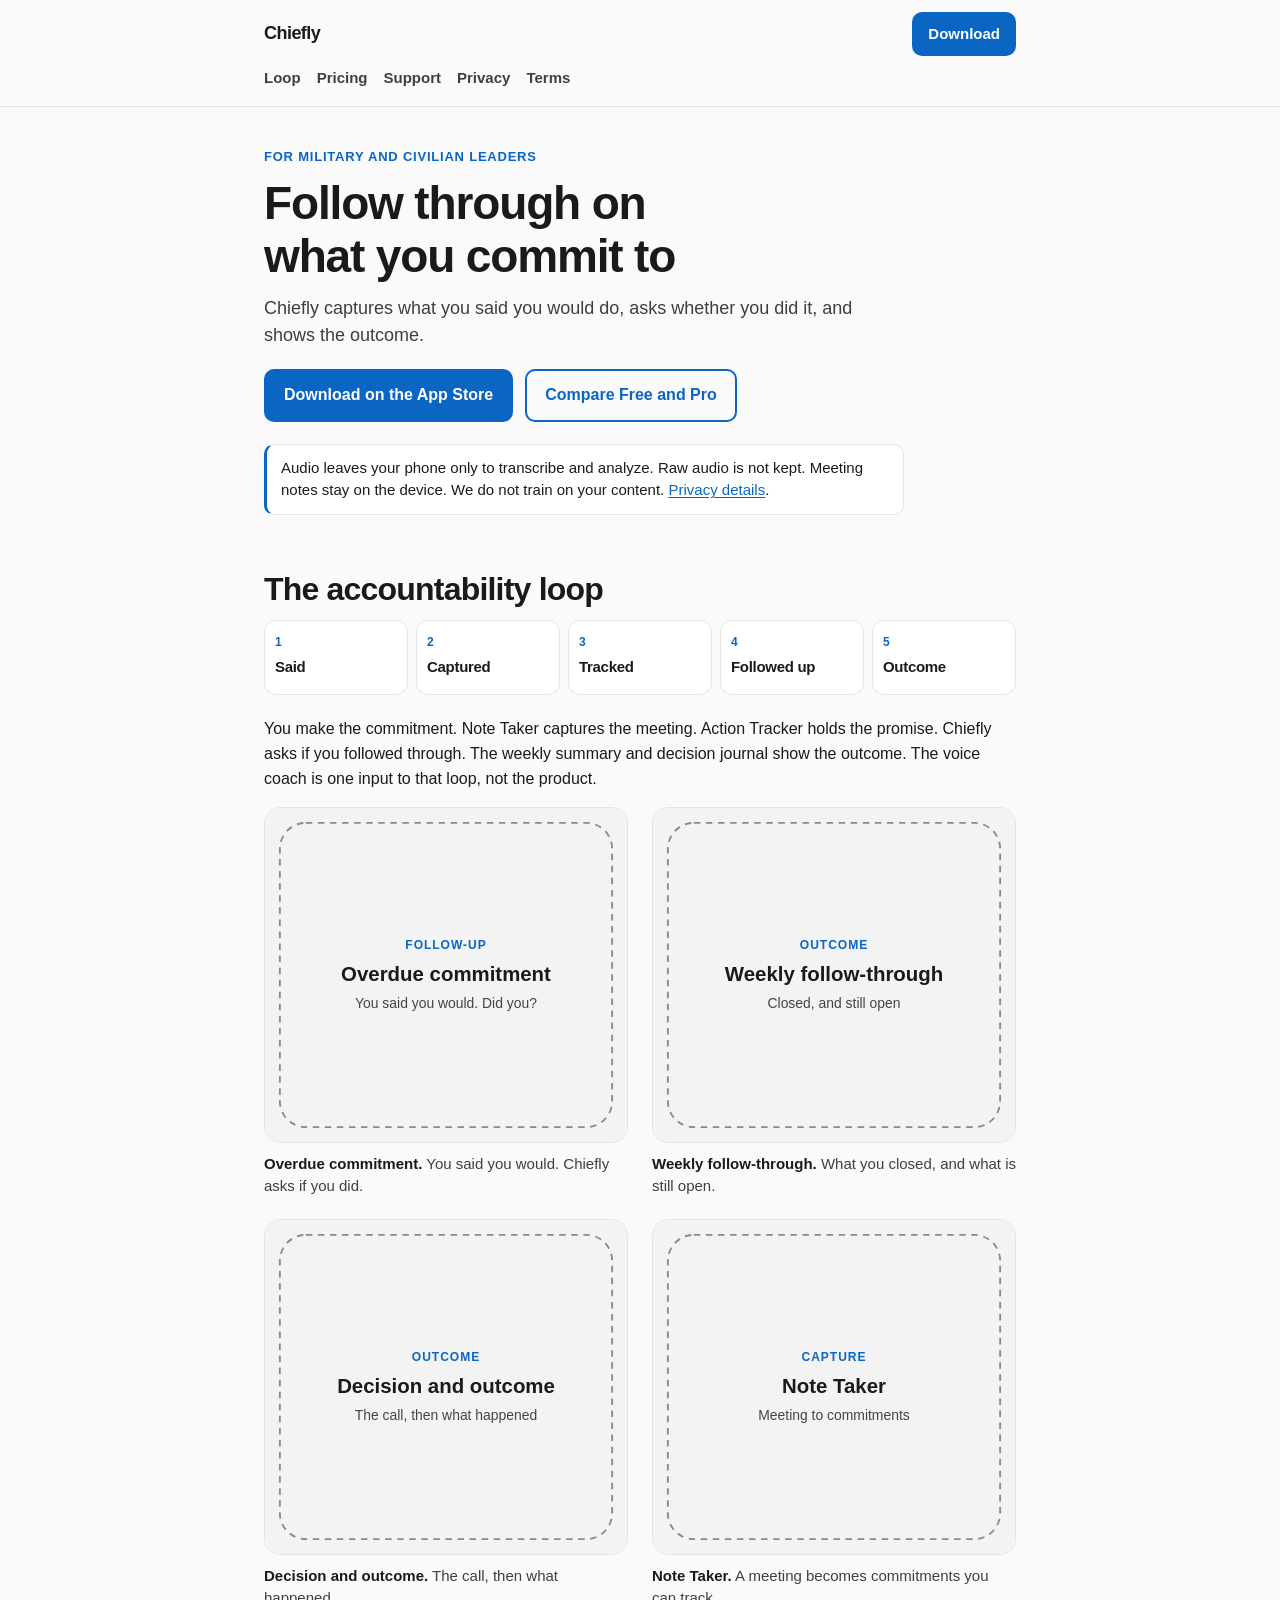
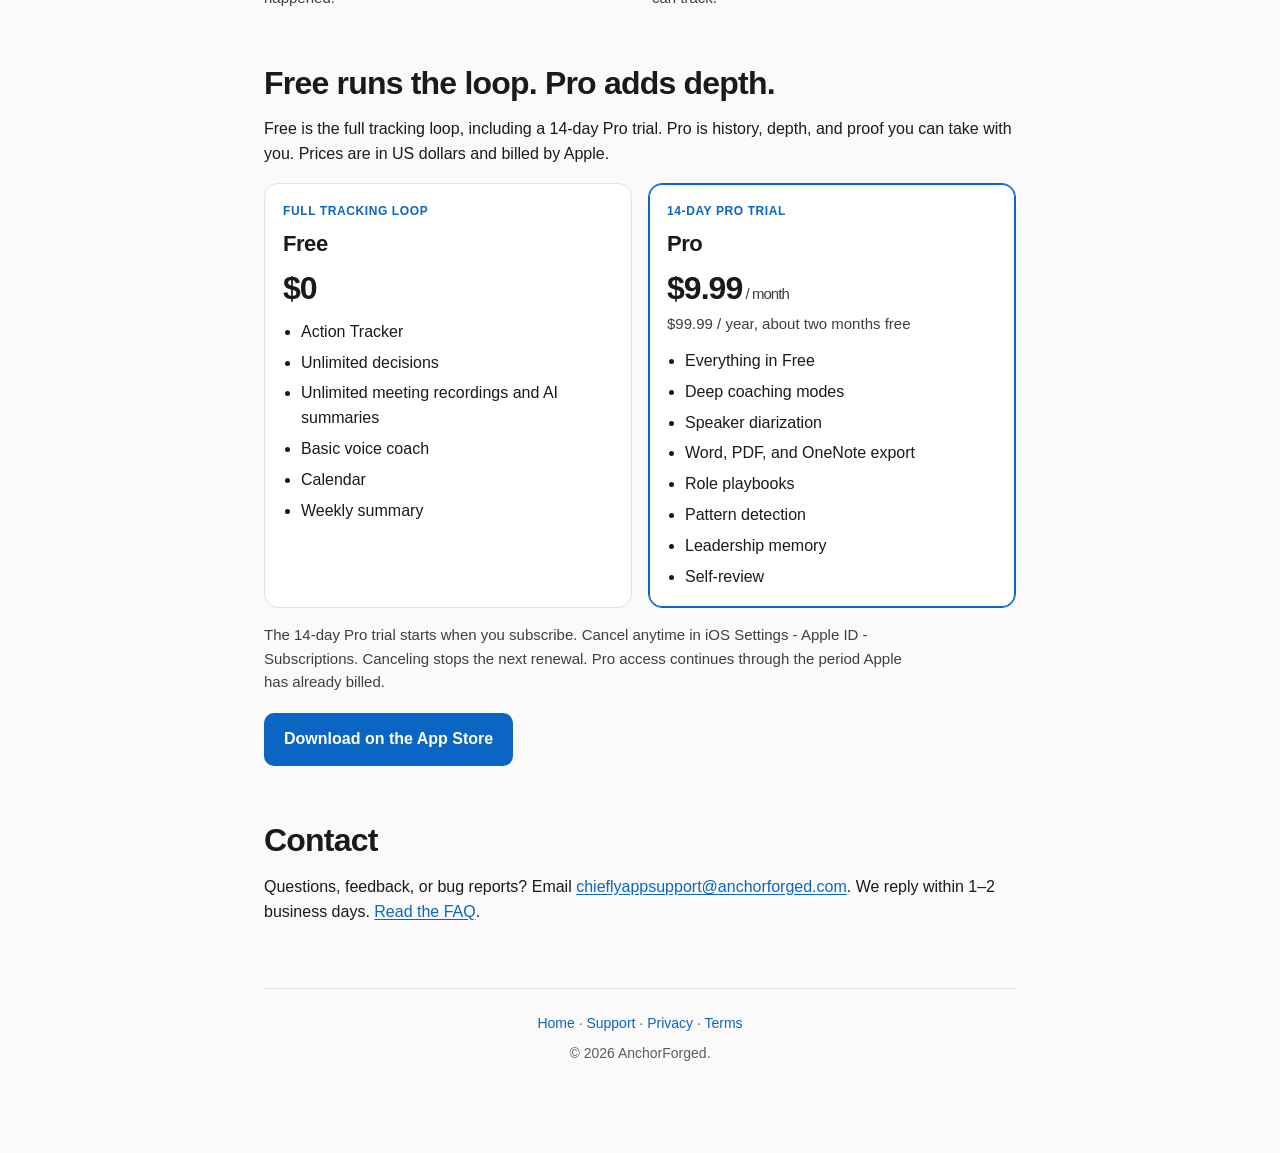
<file: index.html>
<!doctype html>
<html lang="en">
<head>
<meta charset="utf-8">
<meta name="viewport" content="width=device-width,initial-scale=1">
<title>Chiefly — Follow through on what you commit to</title>
<meta name="description" content="Chiefly is the leadership accountability loop. Free includes the full tracking loop and a 14-day Pro trial. Pro is $9.99/month or $99.99/year.">
<link rel="stylesheet" href="/site.css">
</head>
<body>
<a class="skip" href="#main">Skip to content</a>
<header class="site-header">
<div class="header-bar">
<a class="brand" href="/">Chiefly</a>
<a class="btn small" href="https://apps.apple.com/us/app/chiefly/id6761668627" target="_blank" rel="noopener noreferrer">Download</a>
</div>
<nav class="site-nav" aria-label="Primary">
<a href="/#loop">Loop</a>
<a href="/#pricing">Pricing</a>
<a href="/support.html">Support</a>
<a href="/privacy.html">Privacy</a>
<a href="/terms.html">Terms</a>
</nav>
</header>
<main id="main">
<section class="hero">
<p class="eyebrow">For military and civilian leaders</p>
<h1>Follow through on what you commit to</h1>
<p class="lede">Chiefly captures what you said you would do, asks whether you did it, and shows the outcome.</p>
<div class="cta-row">
<a class="btn" href="https://apps.apple.com/us/app/chiefly/id6761668627" target="_blank" rel="noopener noreferrer">Download on the App Store</a>
<a class="btn secondary" href="#pricing">Compare Free and Pro</a>
</div>
<p class="opsec">Audio leaves your phone only to transcribe and analyze. Raw audio is not kept. Meeting notes stay on the device. We do not train on your content. <a href="/privacy.html">Privacy details</a>.</p>
</section>

<section class="section" id="loop">
<h2>The accountability loop</h2>
<ol class="steps">
<li><span class="n">1</span><strong>Said</strong></li>
<li><span class="n">2</span><strong>Captured</strong></li>
<li><span class="n">3</span><strong>Tracked</strong></li>
<li><span class="n">4</span><strong>Followed up</strong></li>
<li><span class="n">5</span><strong>Outcome</strong></li>
</ol>
<p>You make the commitment. Note Taker captures the meeting. Action Tracker holds the promise. Chiefly asks if you followed through. The weekly summary and decision journal show the outcome. The voice coach is one input to that loop, not the product.</p>
<!--
  Screenshot slots are labeled placeholders, not app UI.
  Tim Vaughan must replace each SVG with a real device capture before this section can prove the product.
  Suggested final paths (drop the file in images/ and point the img src at it):
  1. images/loop-overdue.png — overdue commitment prompt (Action Tracker asking if a specific commitment was done).
  2. images/loop-weekly.png — weekly follow-through / wrap card (closed vs still open).
  3. images/loop-decision.png — a decision beside the outcome that followed.
  4. images/loop-notetaker.png — Note Taker meeting summary with commitments extracted into the tracker.
-->
<div class="shots">
<figure>
<!-- Tim: replace images/loop-overdue.svg with a real iPhone capture of the overdue commitment prompt. Show Action Tracker asking whether one specific commitment was done. No mock UI. -->
<img src="images/loop-overdue.svg" width="390" height="360" alt="Labeled placeholder for the overdue commitment step, when Chiefly asks whether you followed through.">
<figcaption><strong>Overdue commitment.</strong> You said you would. Chiefly asks if you did.</figcaption>
</figure>
<figure>
<!-- Tim: replace images/loop-weekly.svg with a real iPhone capture of the weekly follow-through / wrap card. Show what was closed and what is still open. No mock UI. -->
<img src="images/loop-weekly.svg" width="390" height="360" alt="Labeled placeholder for the weekly follow-through step, closed commitments and what is still open.">
<figcaption><strong>Weekly follow-through.</strong> What you closed, and what is still open.</figcaption>
</figure>
<figure>
<!-- Tim: replace images/loop-decision.svg with a real iPhone capture of a decision journal entry next to its outcome. No mock UI. -->
<img src="images/loop-decision.svg" width="390" height="360" alt="Labeled placeholder for a decision recorded next to the outcome that followed.">
<figcaption><strong>Decision and outcome.</strong> The call, then what happened.</figcaption>
</figure>
<figure>
<!-- Tim: replace images/loop-notetaker.svg with a real iPhone capture of Note Taker turning a meeting into extracted commitments. No mock UI. -->
<img src="images/loop-notetaker.svg" width="390" height="360" alt="Labeled placeholder for Note Taker turning a meeting into commitments you can track.">
<figcaption><strong>Note Taker.</strong> A meeting becomes commitments you can track.</figcaption>
</figure>
</div>
</section>

<section class="section" id="pricing">
<h2>Free runs the loop. Pro adds depth.</h2>
<p>Free is the full tracking loop, including a 14-day Pro trial. Pro is history, depth, and proof you can take with you. Prices are in US dollars and billed by Apple.</p>
<div class="plans">
<article class="plan">
<p class="kicker">Full tracking loop</p>
<h3>Free</h3>
<p class="price">$0</p>
<ul>
<li>Action Tracker</li>
<li>Unlimited decisions</li>
<li>Unlimited meeting recordings and AI summaries</li>
<li>Basic voice coach</li>
<li>Calendar</li>
<li>Weekly summary</li>
</ul>
</article>
<article class="plan featured">
<p class="kicker">14-day Pro trial</p>
<h3>Pro</h3>
<p class="price">$9.99<span> / month</span></p>
<p class="year">$99.99 / year, about two months free</p>
<ul>
<li>Everything in Free</li>
<li>Deep coaching modes</li>
<li>Speaker diarization</li>
<li>Word, PDF, and OneNote export</li>
<li>Role playbooks</li>
<li>Pattern detection</li>
<li>Leadership memory</li>
<li>Self-review</li>
</ul>
</article>
</div>
<p class="note">The 14-day Pro trial starts when you subscribe. Cancel anytime in iOS Settings - Apple ID - Subscriptions. Canceling stops the next renewal. Pro access continues through the period Apple has already billed.</p>
<div class="cta-row">
<a class="btn" href="https://apps.apple.com/us/app/chiefly/id6761668627" target="_blank" rel="noopener noreferrer">Download on the App Store</a>
</div>
</section>

<section class="section" id="contact">
<h2>Contact</h2>
<p>Questions, feedback, or bug reports? Email <a href="mailto:chieflyappsupport@anchorforged.com">chieflyappsupport@anchorforged.com</a>. We reply within 1–2 business days. <a href="/support.html">Read the FAQ</a>.</p>
</section>
<footer>
<p><a href="/">Home</a> · <a href="/support.html">Support</a> · <a href="/privacy.html">Privacy</a> · <a href="/terms.html">Terms</a></p>
<p>&copy; 2026 AnchorForged.</p>
</footer>
</main>
</body>
</html>
</file>
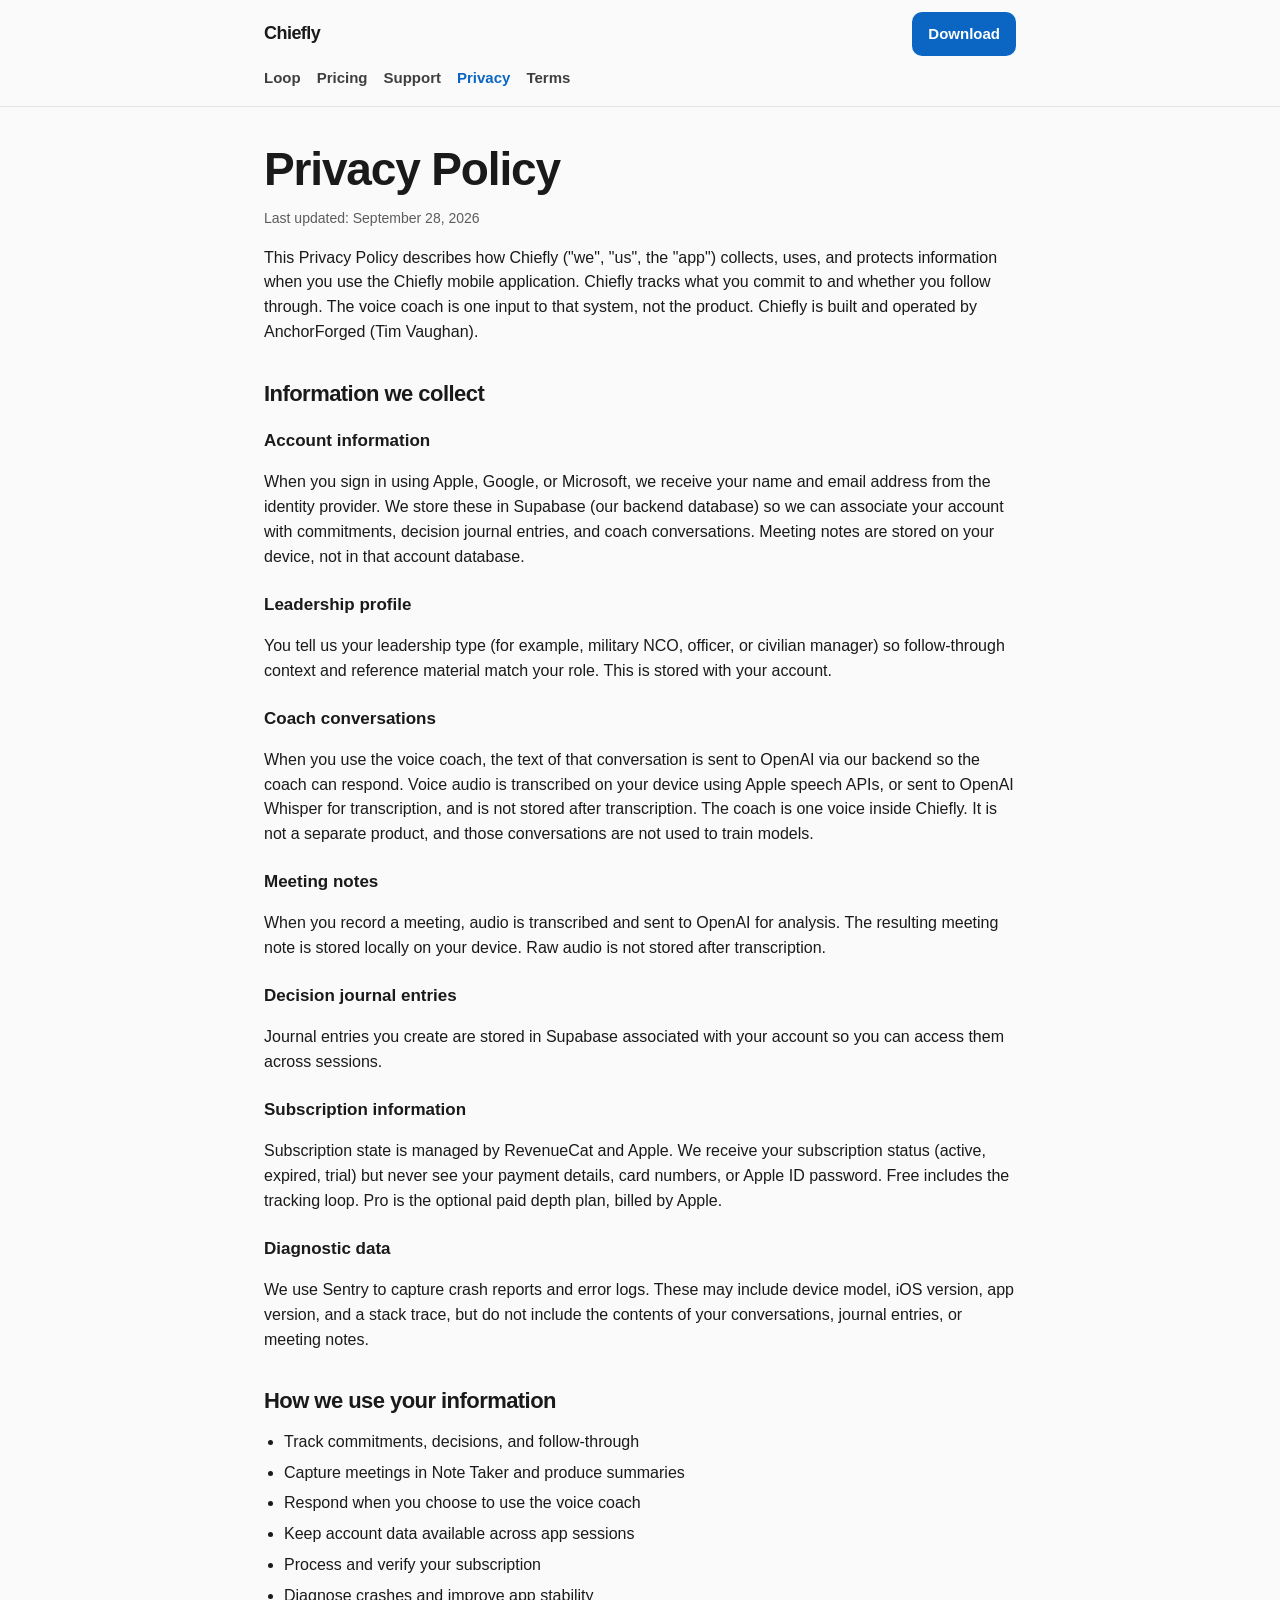
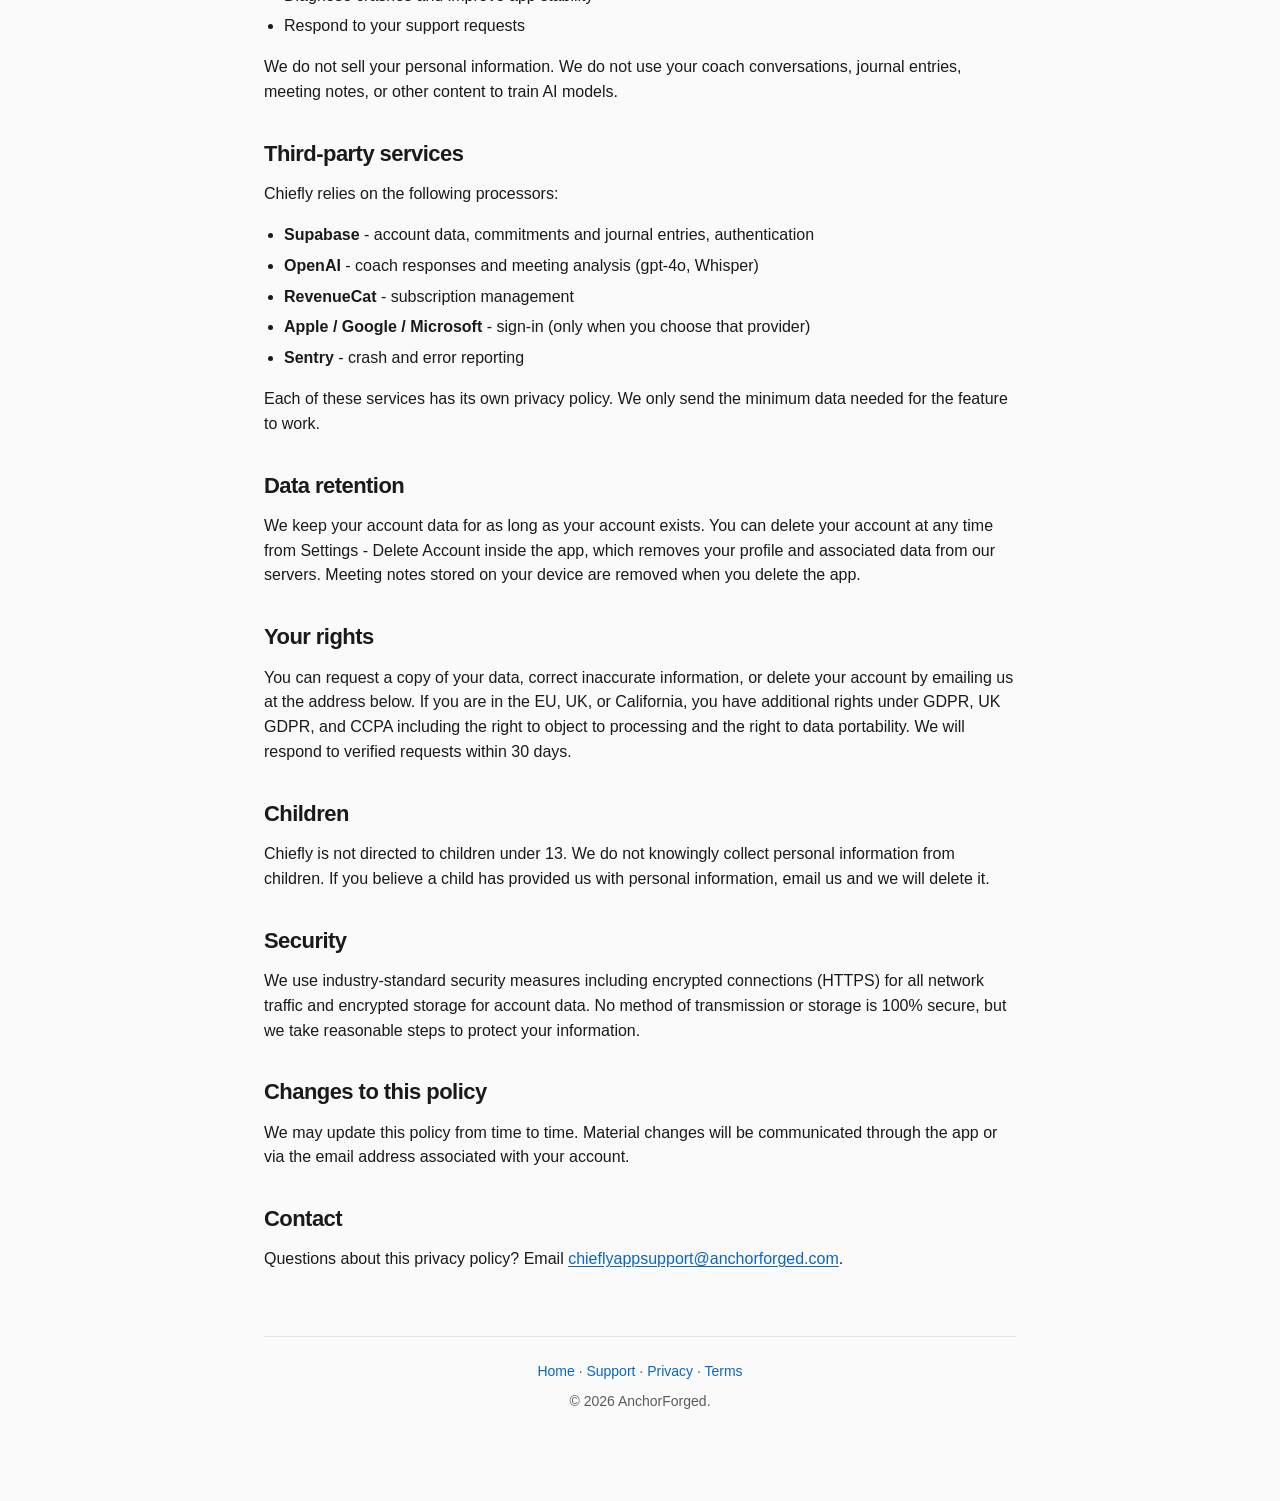
<file: privacy.html>
<!doctype html>
<html lang="en">
<head>
<meta charset="utf-8">
<meta name="viewport" content="width=device-width,initial-scale=1">
<title>Privacy Policy — Chiefly</title>
<link rel="stylesheet" href="/site.css">
</head>
<body>
<a class="skip" href="#main">Skip to content</a>
<header class="site-header">
<div class="header-bar">
<a class="brand" href="/">Chiefly</a>
<a class="btn small" href="https://apps.apple.com/us/app/chiefly/id6761668627" target="_blank" rel="noopener noreferrer">Download</a>
</div>
<nav class="site-nav" aria-label="Primary">
<a href="/#loop">Loop</a>
<a href="/#pricing">Pricing</a>
<a href="/support.html">Support</a>
<a href="/privacy.html" aria-current="page">Privacy</a>
<a href="/terms.html">Terms</a>
</nav>
</header>
<main id="main">
<section class="page-intro">
<h1>Privacy Policy</h1>
<p class="updated">Last updated: September 28, 2026</p>
</section>
<p>This Privacy Policy describes how Chiefly ("we", "us", the "app") collects, uses, and protects information when you use the Chiefly mobile application. Chiefly tracks what you commit to and whether you follow through. The voice coach is one input to that system, not the product. Chiefly is built and operated by AnchorForged (Tim Vaughan).</p>
<h2>Information we collect</h2>
<h3>Account information</h3>
<p>When you sign in using Apple, Google, or Microsoft, we receive your name and email address from the identity provider. We store these in Supabase (our backend database) so we can associate your account with commitments, decision journal entries, and coach conversations. Meeting notes are stored on your device, not in that account database.</p>
<h3>Leadership profile</h3>
<p>You tell us your leadership type (for example, military NCO, officer, or civilian manager) so follow-through context and reference material match your role. This is stored with your account.</p>
<h3>Coach conversations</h3>
<p>When you use the voice coach, the text of that conversation is sent to OpenAI via our backend so the coach can respond. Voice audio is transcribed on your device using Apple speech APIs, or sent to OpenAI Whisper for transcription, and is not stored after transcription. The coach is one voice inside Chiefly. It is not a separate product, and those conversations are not used to train models.</p>
<h3>Meeting notes</h3>
<p>When you record a meeting, audio is transcribed and sent to OpenAI for analysis. The resulting meeting note is stored locally on your device. Raw audio is not stored after transcription.</p>
<h3>Decision journal entries</h3>
<p>Journal entries you create are stored in Supabase associated with your account so you can access them across sessions.</p>
<h3>Subscription information</h3>
<p>Subscription state is managed by RevenueCat and Apple. We receive your subscription status (active, expired, trial) but never see your payment details, card numbers, or Apple ID password. Free includes the tracking loop. Pro is the optional paid depth plan, billed by Apple.</p>
<h3>Diagnostic data</h3>
<p>We use Sentry to capture crash reports and error logs. These may include device model, iOS version, app version, and a stack trace, but do not include the contents of your conversations, journal entries, or meeting notes.</p>
<h2>How we use your information</h2>
<ul>
<li>Track commitments, decisions, and follow-through</li>
<li>Capture meetings in Note Taker and produce summaries</li>
<li>Respond when you choose to use the voice coach</li>
<li>Keep account data available across app sessions</li>
<li>Process and verify your subscription</li>
<li>Diagnose crashes and improve app stability</li>
<li>Respond to your support requests</li>
</ul>
<p>We do not sell your personal information. We do not use your coach conversations, journal entries, meeting notes, or other content to train AI models.</p>
<h2>Third-party services</h2>
<p>Chiefly relies on the following processors:</p>
<ul>
<li><strong>Supabase</strong> - account data, commitments and journal entries, authentication</li>
<li><strong>OpenAI</strong> - coach responses and meeting analysis (gpt-4o, Whisper)</li>
<li><strong>RevenueCat</strong> - subscription management</li>
<li><strong>Apple / Google / Microsoft</strong> - sign-in (only when you choose that provider)</li>
<li><strong>Sentry</strong> - crash and error reporting</li>
</ul>
<p>Each of these services has its own privacy policy. We only send the minimum data needed for the feature to work.</p>
<h2>Data retention</h2>
<p>We keep your account data for as long as your account exists. You can delete your account at any time from Settings - Delete Account inside the app, which removes your profile and associated data from our servers. Meeting notes stored on your device are removed when you delete the app.</p>
<h2>Your rights</h2>
<p>You can request a copy of your data, correct inaccurate information, or delete your account by emailing us at the address below. If you are in the EU, UK, or California, you have additional rights under GDPR, UK GDPR, and CCPA including the right to object to processing and the right to data portability. We will respond to verified requests within 30 days.</p>
<h2>Children</h2>
<p>Chiefly is not directed to children under 13. We do not knowingly collect personal information from children. If you believe a child has provided us with personal information, email us and we will delete it.</p>
<h2>Security</h2>
<p>We use industry-standard security measures including encrypted connections (HTTPS) for all network traffic and encrypted storage for account data. No method of transmission or storage is 100% secure, but we take reasonable steps to protect your information.</p>
<h2>Changes to this policy</h2>
<p>We may update this policy from time to time. Material changes will be communicated through the app or via the email address associated with your account.</p>
<h2>Contact</h2>
<p>Questions about this privacy policy? Email <a href="mailto:chieflyappsupport@anchorforged.com">chieflyappsupport@anchorforged.com</a>.</p>
<footer>
<p><a href="/">Home</a> · <a href="/support.html">Support</a> · <a href="/privacy.html">Privacy</a> · <a href="/terms.html">Terms</a></p>
<p>&copy; 2026 AnchorForged.</p>
</footer>
</main>
</body>
</html>
</file>
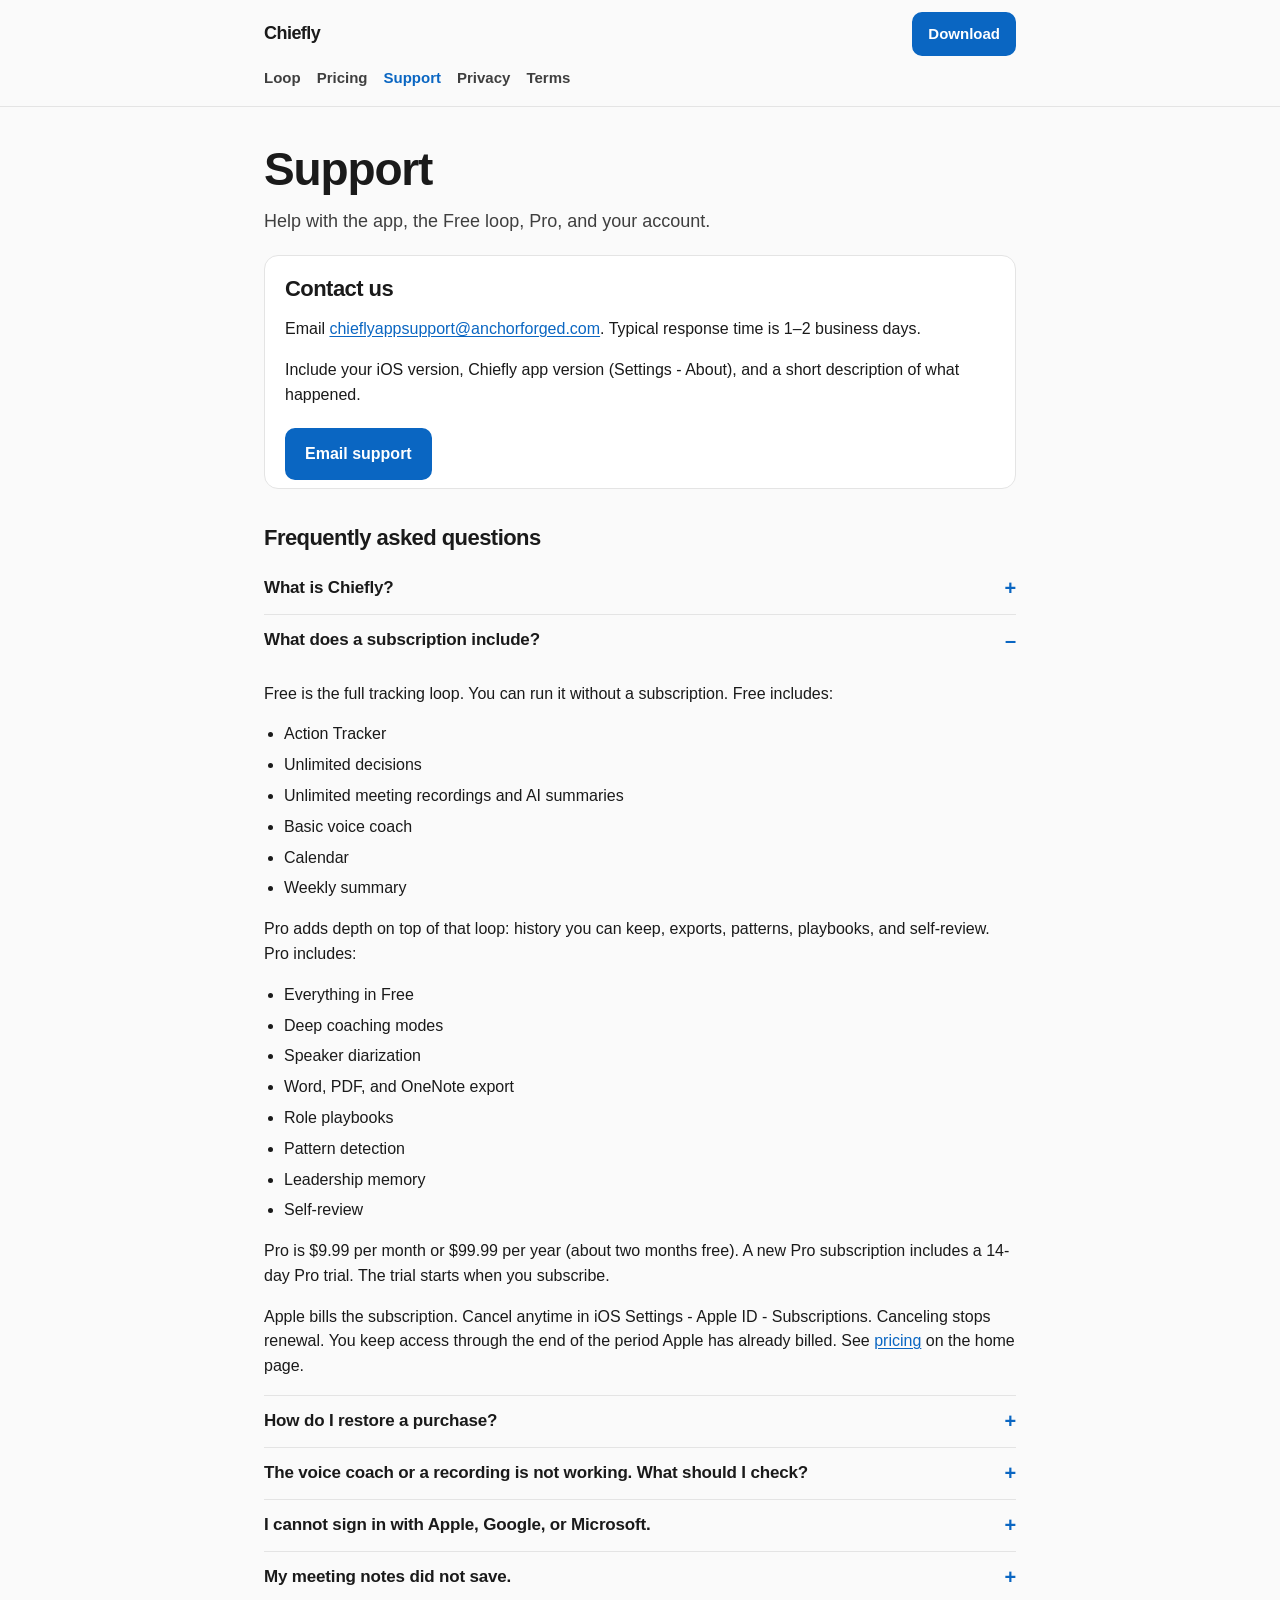
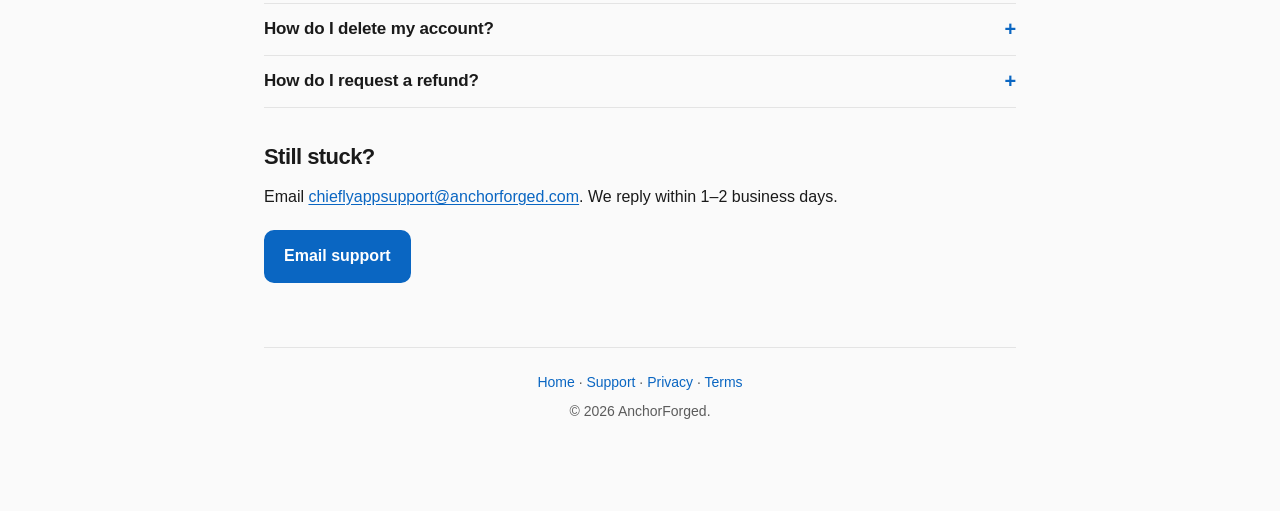
<file: support.html>
<!doctype html>
<html lang="en">
<head>
<meta charset="utf-8">
<meta name="viewport" content="width=device-width,initial-scale=1">
<title>Support — Chiefly</title>
<meta name="description" content="Chiefly support. Free is the full tracking loop with a 14-day Pro trial. Pro is $9.99/month or $99.99/year. Email chieflyappsupport@anchorforged.com.">
<link rel="stylesheet" href="/site.css">
</head>
<body>
<a class="skip" href="#main">Skip to content</a>
<header class="site-header">
<div class="header-bar">
<a class="brand" href="/">Chiefly</a>
<a class="btn small" href="https://apps.apple.com/us/app/chiefly/id6761668627" target="_blank" rel="noopener noreferrer">Download</a>
</div>
<nav class="site-nav" aria-label="Primary">
<a href="/#loop">Loop</a>
<a href="/#pricing">Pricing</a>
<a href="/support.html" aria-current="page">Support</a>
<a href="/privacy.html">Privacy</a>
<a href="/terms.html">Terms</a>
</nav>
</header>
<main id="main">
<section class="page-intro">
<h1>Support</h1>
<p class="lede">Help with the app, the Free loop, Pro, and your account.</p>
</section>
<div class="contact-box">
<h2>Contact us</h2>
<p>Email <a href="mailto:chieflyappsupport@anchorforged.com">chieflyappsupport@anchorforged.com</a>. Typical response time is 1–2 business days.</p>
<p>Include your iOS version, Chiefly app version (Settings - About), and a short description of what happened.</p>
<div class="cta-row">
<a class="btn" href="mailto:chieflyappsupport@anchorforged.com">Email support</a>
</div>
</div>
<h2>Frequently asked questions</h2>
<div class="faq">
<details>
<summary>What is Chiefly?</summary>
<p>Chiefly is a leadership accountability system for military and civilian leaders. It tracks what you commit to and whether you follow through: Action Tracker, decisions, Note Taker meeting recordings with AI summaries, calendar, and a weekly summary. The voice coach is one input to that system, not the product. <a href="https://apps.apple.com/us/app/chiefly/id6761668627" target="_blank" rel="noopener noreferrer">Download on the App Store</a>.</p>
</details>
<details open>
<summary>What does a subscription include?</summary>
<p>Free is the full tracking loop. You can run it without a subscription. Free includes:</p>
<ul>
<li>Action Tracker</li>
<li>Unlimited decisions</li>
<li>Unlimited meeting recordings and AI summaries</li>
<li>Basic voice coach</li>
<li>Calendar</li>
<li>Weekly summary</li>
</ul>
<p>Pro adds depth on top of that loop: history you can keep, exports, patterns, playbooks, and self-review. Pro includes:</p>
<ul>
<li>Everything in Free</li>
<li>Deep coaching modes</li>
<li>Speaker diarization</li>
<li>Word, PDF, and OneNote export</li>
<li>Role playbooks</li>
<li>Pattern detection</li>
<li>Leadership memory</li>
<li>Self-review</li>
</ul>
<p>Pro is $9.99 per month or $99.99 per year (about two months free). A new Pro subscription includes a 14-day Pro trial. The trial starts when you subscribe.</p>
<p>Apple bills the subscription. Cancel anytime in iOS Settings - Apple ID - Subscriptions. Canceling stops renewal. You keep access through the end of the period Apple has already billed. See <a href="/#pricing">pricing</a> on the home page.</p>
</details>
<details>
<summary>How do I restore a purchase?</summary>
<p>Open the app, go to Settings, and tap Restore Purchases. Sign in with the same Apple ID you used when subscribing.</p>
</details>
<details>
<summary>The voice coach or a recording is not working. What should I check?</summary>
<p>The voice coach and meeting recordings need microphone access. Open iOS Settings - Chiefly and confirm Microphone is enabled. If the coach stops responding after you speak, tap the mic button to interrupt and start a new turn. Meeting capture uses the same permission.</p>
</details>
<details>
<summary>I cannot sign in with Apple, Google, or Microsoft.</summary>
<p>Confirm you have an internet connection and try again. If sign-in still fails, delete the app, reinstall it, and try once more. If the problem continues, email us with a screenshot of the error.</p>
</details>
<details>
<summary>My meeting notes did not save.</summary>
<p>Meeting notes are saved on your device after analysis finishes. If you close the app before analysis completes, the note may not be saved. Check Meeting History (Meetings tab - View All) to confirm. Raw audio is not kept after transcription.</p>
</details>
<details>
<summary>How do I delete my account?</summary>
<p>Open the app, go to Settings, and tap Delete Account. This removes your profile and associated data from our servers. Deletion is permanent. Meeting notes stored only on the device are removed when you delete the app.</p>
</details>
<details>
<summary>How do I request a refund?</summary>
<p>Refunds for App Store purchases are handled by Apple. Visit reportaproblem.apple.com and sign in with the Apple ID used for the purchase.</p>
</details>
</div>
<h2>Still stuck?</h2>
<p>Email <a href="mailto:chieflyappsupport@anchorforged.com">chieflyappsupport@anchorforged.com</a>. We reply within 1–2 business days.</p>
<div class="cta-row">
<a class="btn" href="mailto:chieflyappsupport@anchorforged.com">Email support</a>
</div>
<footer>
<p><a href="/">Home</a> · <a href="/support.html">Support</a> · <a href="/privacy.html">Privacy</a> · <a href="/terms.html">Terms</a></p>
<p>&copy; 2026 AnchorForged.</p>
</footer>
</main>
</body>
</html>
</file>
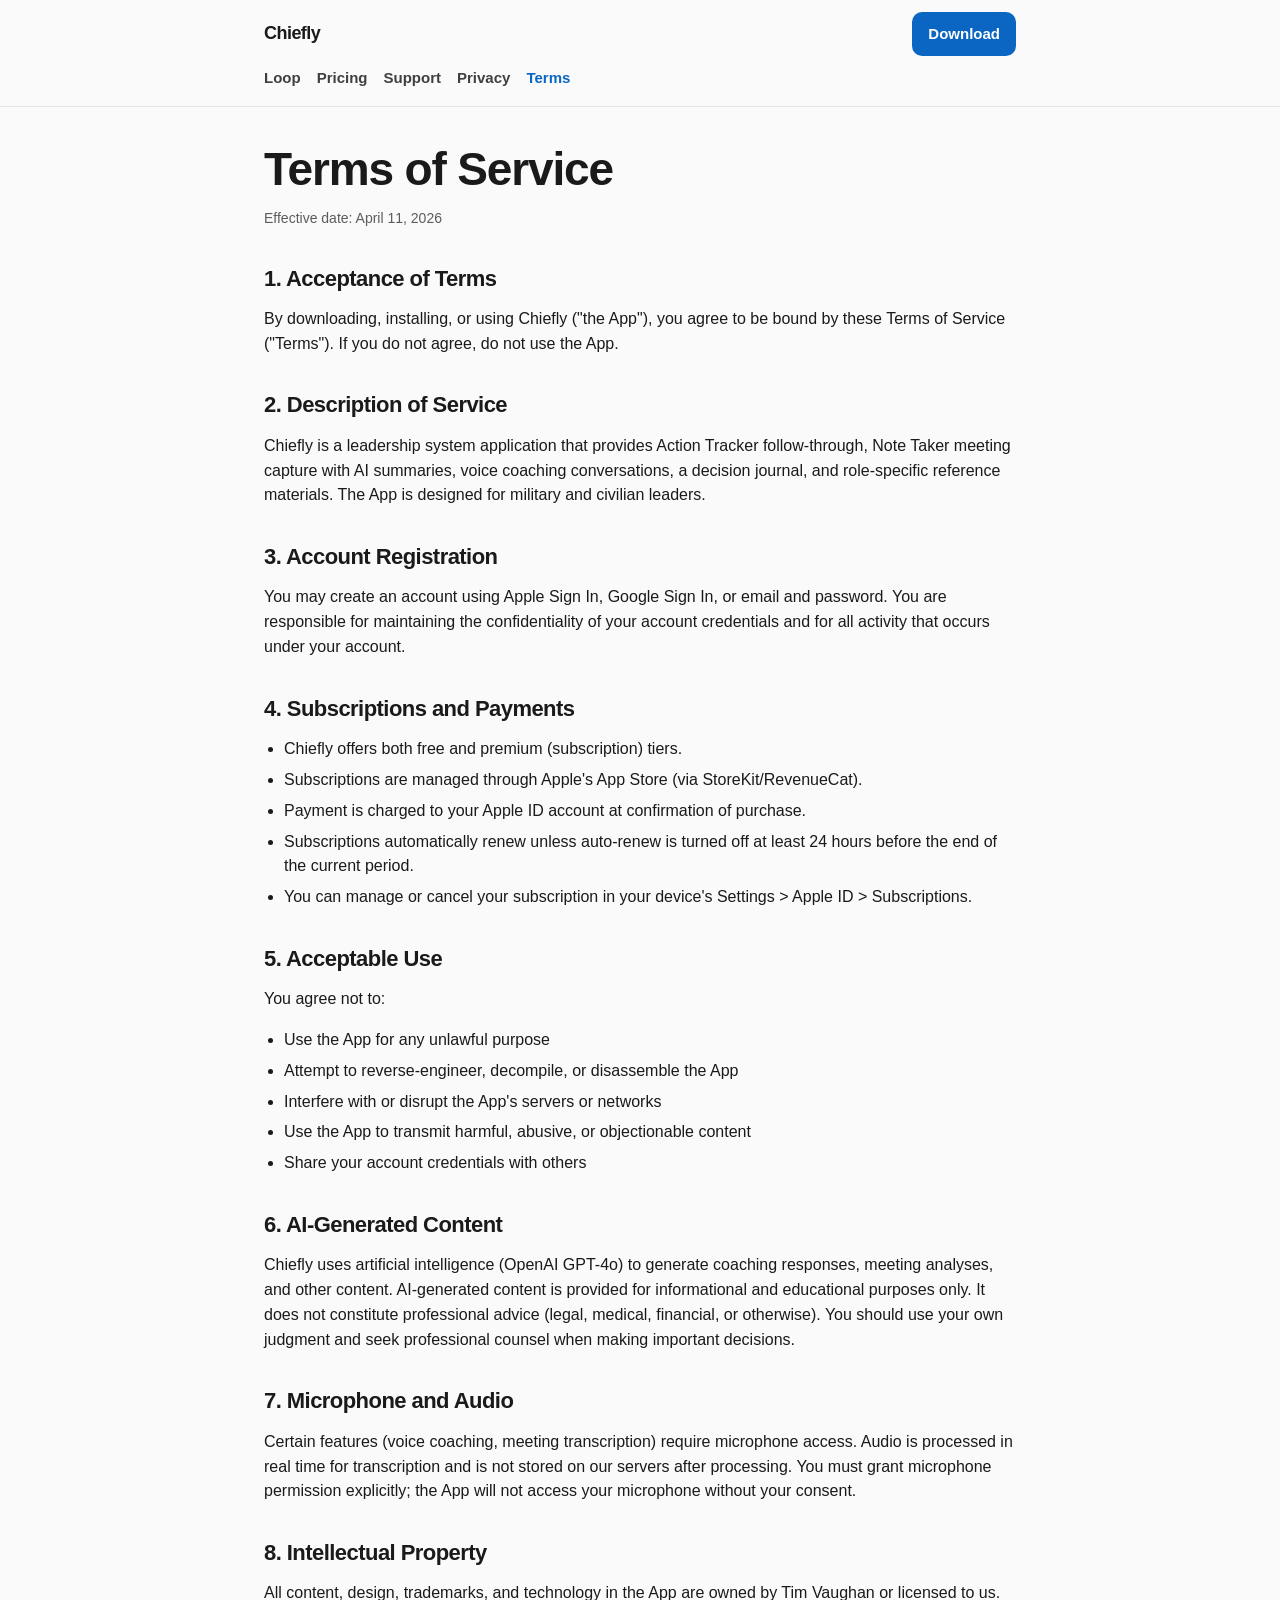
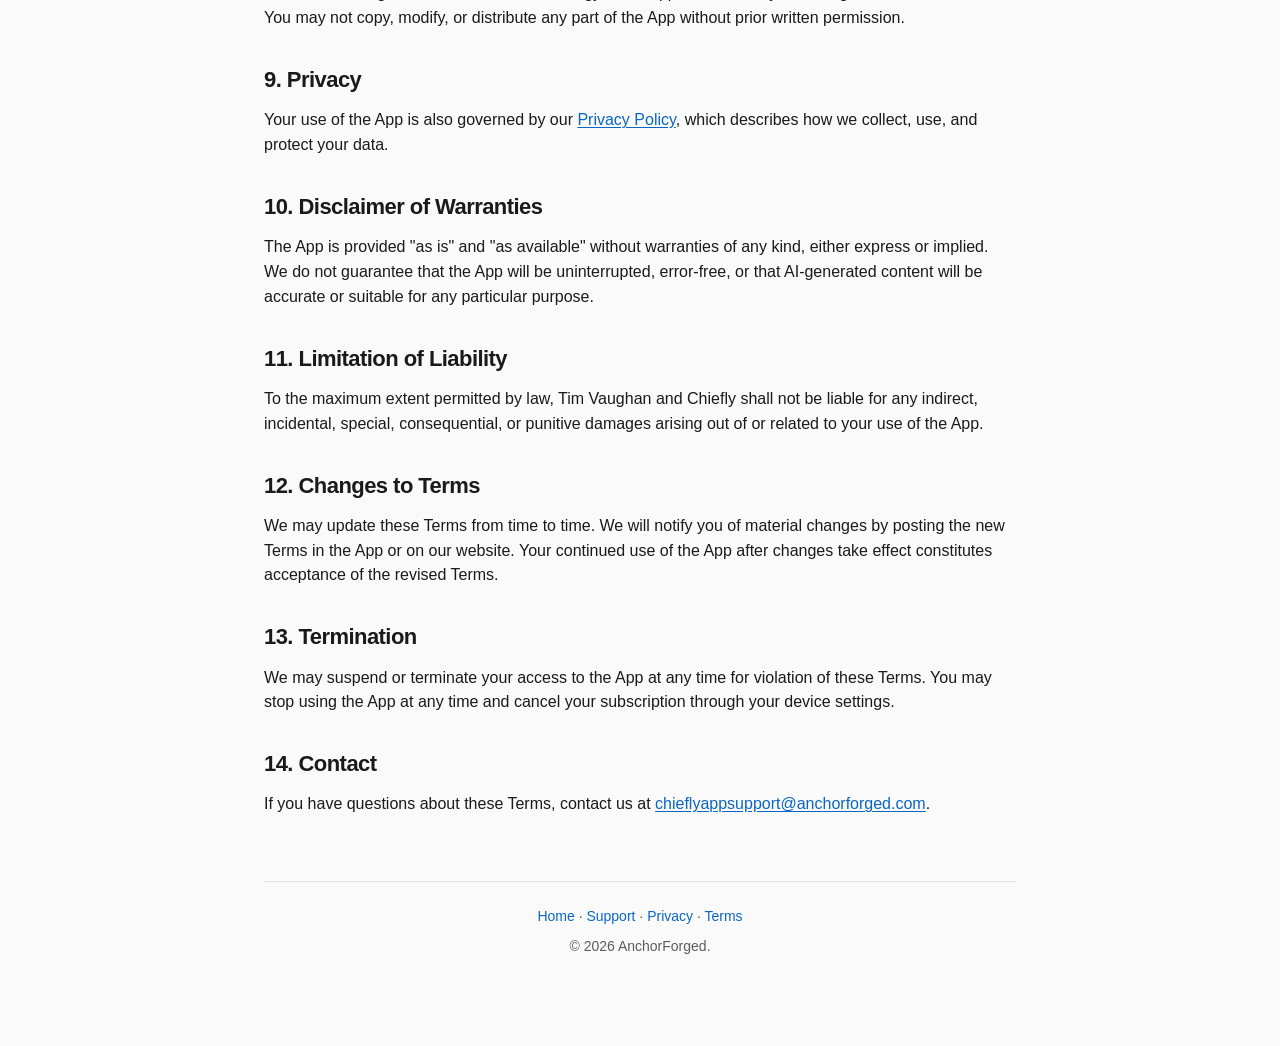
<file: terms.html>
<!doctype html>
<html lang="en">
<head>
<meta charset="utf-8">
<meta name="viewport" content="width=device-width,initial-scale=1">
<title>Terms of Service — Chiefly</title>
<meta name="description" content="Terms of Service for Chiefly, the leadership accountability system by AnchorForged.">
<link rel="stylesheet" href="/site.css">
</head>
<body>
<a class="skip" href="#main">Skip to content</a>
<header class="site-header">
<div class="header-bar">
<a class="brand" href="/">Chiefly</a>
<a class="btn small" href="https://apps.apple.com/us/app/chiefly/id6761668627" target="_blank" rel="noopener noreferrer">Download</a>
</div>
<nav class="site-nav" aria-label="Primary">
<a href="/#loop">Loop</a>
<a href="/#pricing">Pricing</a>
<a href="/support.html">Support</a>
<a href="/privacy.html">Privacy</a>
<a href="/terms.html" aria-current="page">Terms</a>
</nav>
</header>
<main id="main">
<section class="page-intro">
  <h1>Terms of Service</h1>
  <p class="updated">Effective date: April 11, 2026</p>
</section>

  <h2>1. Acceptance of Terms</h2>
  <p>By downloading, installing, or using Chiefly ("the App"), you agree to be bound by these Terms of Service ("Terms"). If you do not agree, do not use the App.</p>

  <h2>2. Description of Service</h2>
  <p>Chiefly is a leadership system application that provides Action Tracker follow-through, Note Taker meeting capture with AI summaries, voice coaching conversations, a decision journal, and role-specific reference materials. The App is designed for military and civilian leaders.</p>

  <h2>3. Account Registration</h2>
  <p>You may create an account using Apple Sign In, Google Sign In, or email and password. You are responsible for maintaining the confidentiality of your account credentials and for all activity that occurs under your account.</p>

  <h2>4. Subscriptions and Payments</h2>
  <ul>
    <li>Chiefly offers both free and premium (subscription) tiers.</li>
    <li>Subscriptions are managed through Apple's App Store (via StoreKit/RevenueCat).</li>
    <li>Payment is charged to your Apple ID account at confirmation of purchase.</li>
    <li>Subscriptions automatically renew unless auto-renew is turned off at least 24 hours before the end of the current period.</li>
    <li>You can manage or cancel your subscription in your device's Settings &gt; Apple ID &gt; Subscriptions.</li>
  </ul>

  <h2>5. Acceptable Use</h2>
  <p>You agree not to:</p>
  <ul>
    <li>Use the App for any unlawful purpose</li>
    <li>Attempt to reverse-engineer, decompile, or disassemble the App</li>
    <li>Interfere with or disrupt the App's servers or networks</li>
    <li>Use the App to transmit harmful, abusive, or objectionable content</li>
    <li>Share your account credentials with others</li>
  </ul>

  <h2>6. AI-Generated Content</h2>
  <p>Chiefly uses artificial intelligence (OpenAI GPT-4o) to generate coaching responses, meeting analyses, and other content. AI-generated content is provided for informational and educational purposes only. It does not constitute professional advice (legal, medical, financial, or otherwise). You should use your own judgment and seek professional counsel when making important decisions.</p>

  <h2>7. Microphone and Audio</h2>
  <p>Certain features (voice coaching, meeting transcription) require microphone access. Audio is processed in real time for transcription and is not stored on our servers after processing. You must grant microphone permission explicitly; the App will not access your microphone without your consent.</p>

  <h2>8. Intellectual Property</h2>
  <p>All content, design, trademarks, and technology in the App are owned by Tim Vaughan or licensed to us. You may not copy, modify, or distribute any part of the App without prior written permission.</p>

  <h2>9. Privacy</h2>
  <p>Your use of the App is also governed by our <a href="/privacy.html">Privacy Policy</a>, which describes how we collect, use, and protect your data.</p>

  <h2>10. Disclaimer of Warranties</h2>
  <p>The App is provided "as is" and "as available" without warranties of any kind, either express or implied. We do not guarantee that the App will be uninterrupted, error-free, or that AI-generated content will be accurate or suitable for any particular purpose.</p>

  <h2>11. Limitation of Liability</h2>
  <p>To the maximum extent permitted by law, Tim Vaughan and Chiefly shall not be liable for any indirect, incidental, special, consequential, or punitive damages arising out of or related to your use of the App.</p>

  <h2>12. Changes to Terms</h2>
  <p>We may update these Terms from time to time. We will notify you of material changes by posting the new Terms in the App or on our website. Your continued use of the App after changes take effect constitutes acceptance of the revised Terms.</p>

  <h2>13. Termination</h2>
  <p>We may suspend or terminate your access to the App at any time for violation of these Terms. You may stop using the App at any time and cancel your subscription through your device settings.</p>

  <h2>14. Contact</h2>
  <p>If you have questions about these Terms, contact us at <a href="mailto:chieflyappsupport@anchorforged.com">chieflyappsupport@anchorforged.com</a>.</p>
  <footer>
    <p><a href="/">Home</a> · <a href="/support.html">Support</a> · <a href="/privacy.html">Privacy</a> · <a href="/terms.html">Terms</a></p>
    <p>&copy; 2026 AnchorForged.</p>
  </footer>
</main>
</body>
</html>
</file>
<file: site.css>
:root {
  color-scheme: light dark;
  --bg: #fafafa;
  --text: #1a1a1a;
  --muted: #3f3f3f;
  --faint: #5c5c5c;
  --line: #e4e4e4;
  --card: #fff;
  --link: #0a66c2;
  --link-hover: #084d94;
  --accent-soft: rgba(10, 102, 194, 0.08);
  --max: 800px;
}

@media (prefers-color-scheme: dark) {
  :root {
    --bg: #111;
    --text: #f2f2f2;
    --muted: #c8c8c8;
    --faint: #aaa;
    --line: #333;
    --card: #1a1a1a;
    --link: #6ab0ff;
    --link-hover: #9cc9ff;
    --accent-soft: rgba(106, 176, 255, 0.12);
  }
}

* { box-sizing: border-box; }

body {
  font-family: -apple-system, BlinkMacSystemFont, "Segoe UI", Roboto, Helvetica, Arial, sans-serif;
  margin: 0;
  line-height: 1.55;
  color: var(--text);
  background: var(--bg);
  overflow-wrap: break-word;
}

.skip {
  position: absolute;
  left: 12px;
  top: -48px;
  background: var(--link);
  color: #fff;
  padding: 8px 12px;
  border-radius: 8px;
  z-index: 2;
}

.skip:focus { top: 12px; }

.site-header {
  position: sticky;
  top: 0;
  z-index: 5;
  border-bottom: 1px solid var(--line);
  background: var(--bg);
}

.header-bar,
.site-nav {
  max-width: var(--max);
  margin-left: auto;
  margin-right: auto;
  padding-left: 24px;
  padding-right: 24px;
}

.header-bar {
  display: flex;
  align-items: center;
  justify-content: space-between;
  gap: 16px;
  padding-top: 12px;
}

.brand {
  color: var(--text);
  font-weight: 700;
  font-size: 18px;
  letter-spacing: -0.03em;
  text-decoration: none;
}

.brand:hover { text-decoration: none; }

.site-nav {
  display: flex;
  flex-wrap: wrap;
  gap: 2px 16px;
  padding-bottom: 6px;
}

.site-nav a {
  color: var(--muted);
  text-decoration: none;
  font-size: 15px;
  font-weight: 600;
  min-height: 44px;
  display: inline-flex;
  align-items: center;
}

.site-nav a:hover,
.site-nav a[aria-current="page"] { color: var(--link); }

main {
  max-width: var(--max);
  margin: 0 auto;
  padding: 8px 24px 80px;
}

h1, h2 { text-wrap: balance; letter-spacing: -0.025em; line-height: 1.15; }

h1 { font-size: clamp(32px, 5vw, 46px); margin: 0 0 12px; }

h2 { font-size: 22px; margin: 36px 0 12px; }

h3 { font-size: 17px; margin: 22px 0 6px; }

.section > h2 { font-size: clamp(26px, 3vw, 32px); margin-top: 0; }

.plan h3 { font-size: 22px; margin: 0; letter-spacing: -0.02em; }

#loop, #pricing, #contact { scroll-margin-top: 120px; }

p, li { font-size: 16px; }

a { color: var(--link); text-underline-offset: 2px; }

.site-nav a, .brand, a.btn, footer a { text-decoration: none; }

.site-nav a:hover, footer a:hover { text-decoration: underline; }

.hero { padding-top: 32px; }

.page-intro { padding-top: 28px; }

.eyebrow {
  margin: 0 0 10px;
  font-size: 13px;
  font-weight: 700;
  letter-spacing: 0.06em;
  text-transform: uppercase;
  color: var(--link);
}

.lede {
  font-size: 18px;
  line-height: 1.5;
  color: var(--muted);
  max-width: 38rem;
  margin: 0;
}

.section { margin-top: 56px; }

.cta-row {
  display: flex;
  flex-wrap: wrap;
  gap: 12px;
  margin-top: 20px;
}

a.btn {
  display: inline-flex;
  align-items: center;
  justify-content: center;
  min-height: 48px;
  padding: 12px 18px;
  border-radius: 10px;
  background: var(--link);
  color: #fff;
  font-weight: 700;
  font-size: 16px;
  text-decoration: none;
  border: 2px solid var(--link);
}

a.btn:hover { background: var(--link-hover); border-color: var(--link-hover); }

a.btn.secondary {
  background: transparent;
  color: var(--link);
}

a.btn.secondary:hover { background: var(--accent-soft); }

a.btn.small {
  min-height: 44px;
  padding: 8px 14px;
  font-size: 15px;
}

.opsec {
  font-size: 15px;
  line-height: 1.5;
  color: var(--text);
  background: var(--card);
  border: 1px solid var(--line);
  border-left: 3px solid var(--link);
  border-radius: 10px;
  padding: 12px 14px;
  margin: 22px 0 0;
  max-width: 40rem;
}

.steps {
  list-style: none;
  padding: 0;
  margin: 4px 0 16px;
  display: grid;
  grid-template-columns: repeat(5, minmax(0, 1fr));
  gap: 8px;
}

.steps li {
  background: var(--card);
  border: 1px solid var(--line);
  border-radius: 12px;
  padding: 12px 10px 14px;
}

.steps .n {
  display: block;
  font-size: 12px;
  font-weight: 700;
  color: var(--link);
  margin-bottom: 4px;
}

.steps strong { font-size: 15px; letter-spacing: -0.02em; white-space: nowrap; }

.shots {
  display: grid;
  grid-template-columns: minmax(0, 1fr) minmax(0, 1fr);
  gap: 22px 24px;
  margin-top: 8px;
  min-width: 0;
}

.shots figure { margin: 0; min-width: 0; }

.shots img {
  width: 100%;
  max-width: 100%;
  height: auto;
  background: var(--card);
  border: 1px solid var(--line);
  border-radius: 16px;
  display: block;
}

.shots figcaption {
  font-size: 15px;
  color: var(--muted);
  margin-top: 10px;
  line-height: 1.45;
}

.shots figcaption strong { color: var(--text); }

.plans {
  display: grid;
  grid-template-columns: 1fr 1fr;
  gap: 16px;
  margin-top: 8px;
  align-items: stretch;
}

.plan {
  background: var(--card);
  border: 1px solid var(--line);
  border-radius: 14px;
  padding: 18px 18px 8px;
}

.plan.featured {
  border-color: var(--link);
  box-shadow: inset 0 0 0 1px var(--link);
}

.kicker {
  margin: 0 0 6px;
  font-size: 12px;
  font-weight: 700;
  letter-spacing: 0.05em;
  text-transform: uppercase;
  color: var(--link);
}

.price {
  font-size: 32px;
  font-weight: 700;
  margin: 10px 0 0;
  letter-spacing: -0.03em;
  line-height: 1.1;
}

.price span,
.year {
  font-size: 15px;
  font-weight: 500;
  color: var(--muted);
}

.year { margin: 6px 0 0; }

.plan ul { padding-left: 18px; margin: 14px 0 10px; }

.plan li { margin-bottom: 6px; }

.note { color: var(--muted); font-size: 15px; max-width: 40rem; }

.contact-box {
  background: var(--card);
  border: 1px solid var(--line);
  border-radius: 14px;
  padding: 20px 20px 8px;
  margin: 20px 0 8px;
}

.contact-box h2 { font-size: 22px; margin-top: 0; }

.faq details {
  border-bottom: 1px solid var(--line);
}

.faq summary {
  cursor: pointer;
  font-weight: 600;
  font-size: 17px;
  letter-spacing: -0.01em;
  padding: 14px 28px 14px 0;
  min-height: 48px;
  line-height: 1.35;
  list-style: none;
  position: relative;
}

.faq summary::-webkit-details-marker { display: none; }

.faq summary::after {
  content: "+";
  position: absolute;
  right: 0;
  top: 12px;
  color: var(--link);
  font-weight: 700;
  font-size: 20px;
}

.faq details[open] summary::after { content: "\2013"; }

.faq details p:last-child,
.faq details ul:last-child { margin-bottom: 16px; }

.faq ul { padding-left: 20px; margin-top: 8px; }

.updated { color: var(--faint); font-size: 14px; margin-top: 0; }

ul { padding-left: 20px; }

li { margin-bottom: 6px; }

footer {
  text-align: center;
  color: var(--faint);
  font-size: 14px;
  margin-top: 64px;
  padding-top: 24px;
  border-top: 1px solid var(--line);
}

footer p { font-size: 14px; margin: 0 0 8px; color: var(--faint); }

:focus-visible {
  outline: 2px solid var(--link);
  outline-offset: 3px;
}

@media (max-width: 720px) {
  .steps {
    display: flex;
    flex-wrap: wrap;
    gap: 8px;
  }

  .steps li {
    display: flex;
    align-items: center;
    gap: 6px;
    width: auto;
    padding: 8px 12px;
    border-radius: 999px;
  }

  .steps .n { margin-bottom: 0; }

  .plans { grid-template-columns: 1fr; }

  .shots {
    display: flex;
    grid-template-columns: none;
    gap: 14px;
    overflow-x: auto;
    overscroll-behavior-x: contain;
    scroll-snap-type: x mandatory;
    margin-inline: -24px;
    padding: 0 24px 10px;
    min-width: 0;
    max-width: 100%;
  }

  .shots figure {
    flex: 0 0 82%;
    min-width: 0;
    scroll-snap-align: start;
  }
}

@media (max-width: 560px) {
  .header-bar,
  .site-nav { padding-left: 18px; padding-right: 18px; }
  main { padding-left: 18px; padding-right: 18px; }
  .shots { margin-inline: -18px; padding-left: 18px; padding-right: 18px; }
  .cta-row { flex-direction: column; align-items: stretch; }
  .cta-row .btn { width: 100%; }
}
</file>
